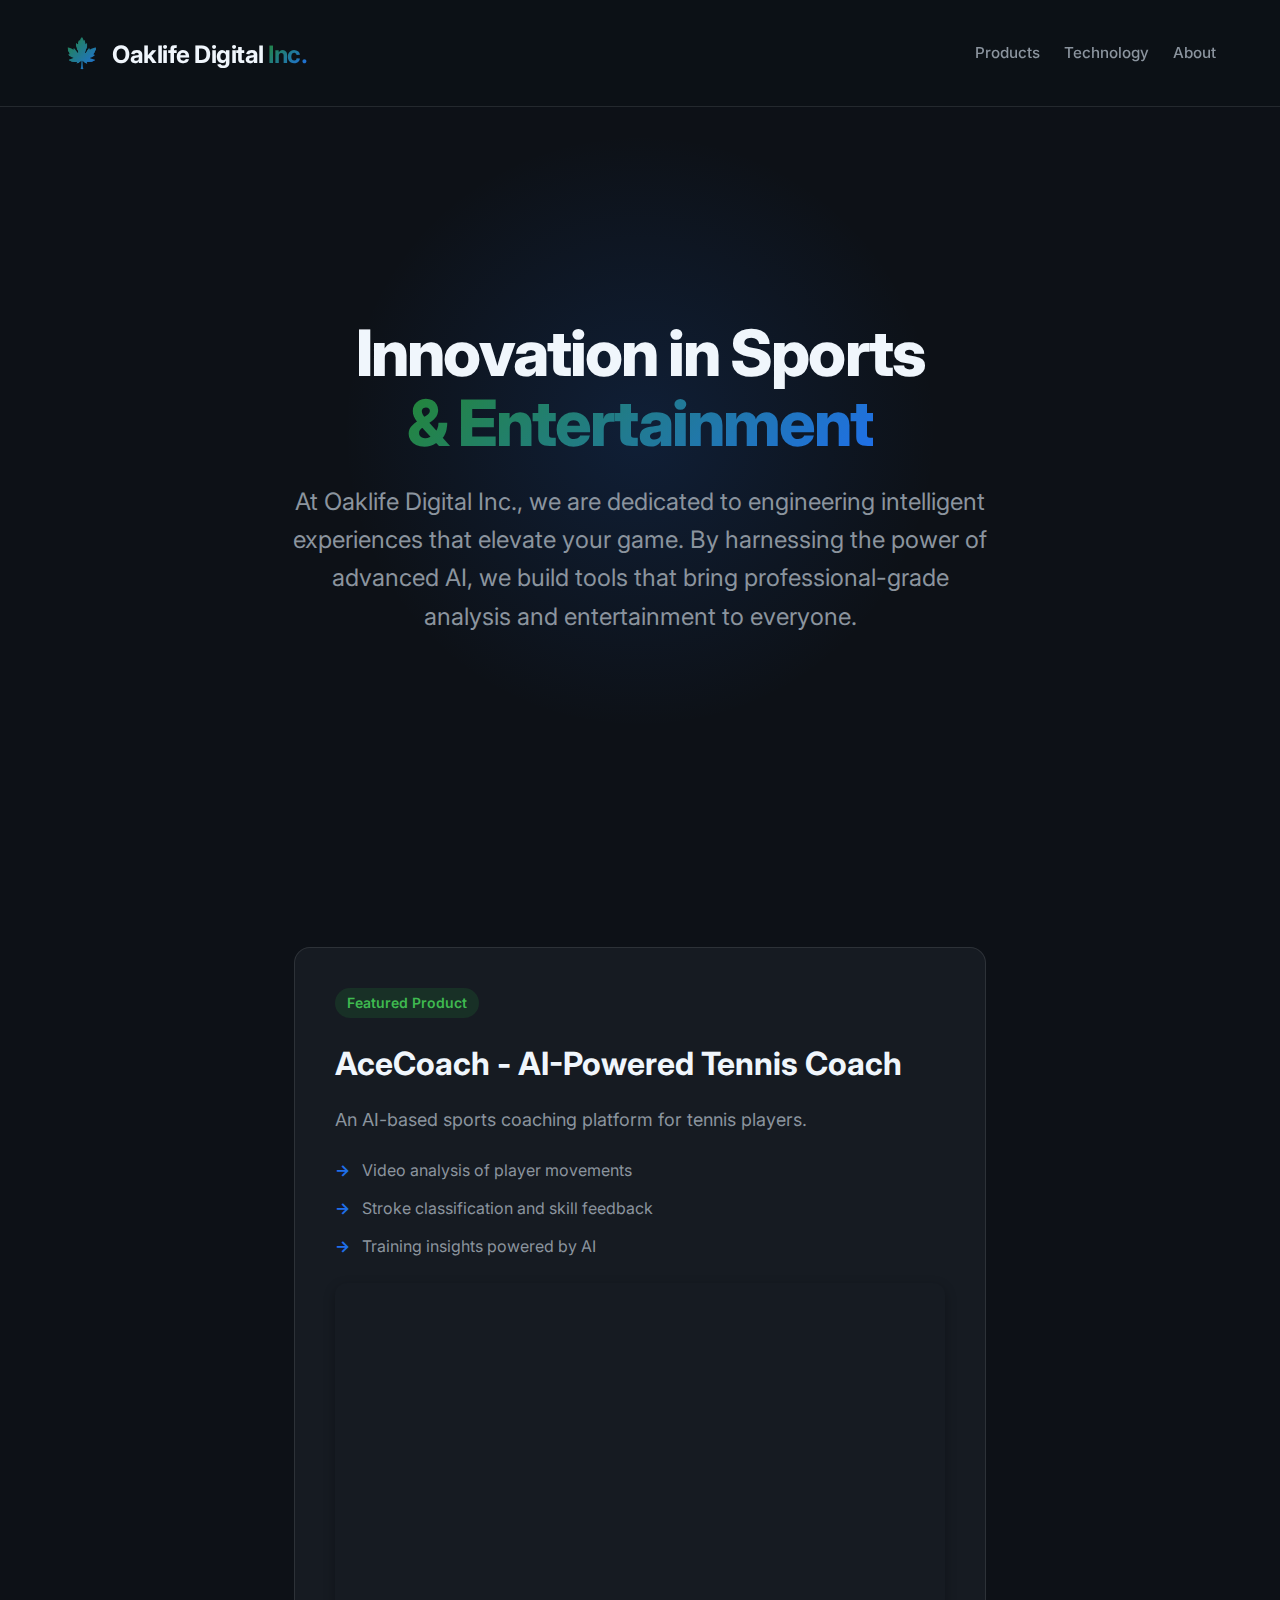
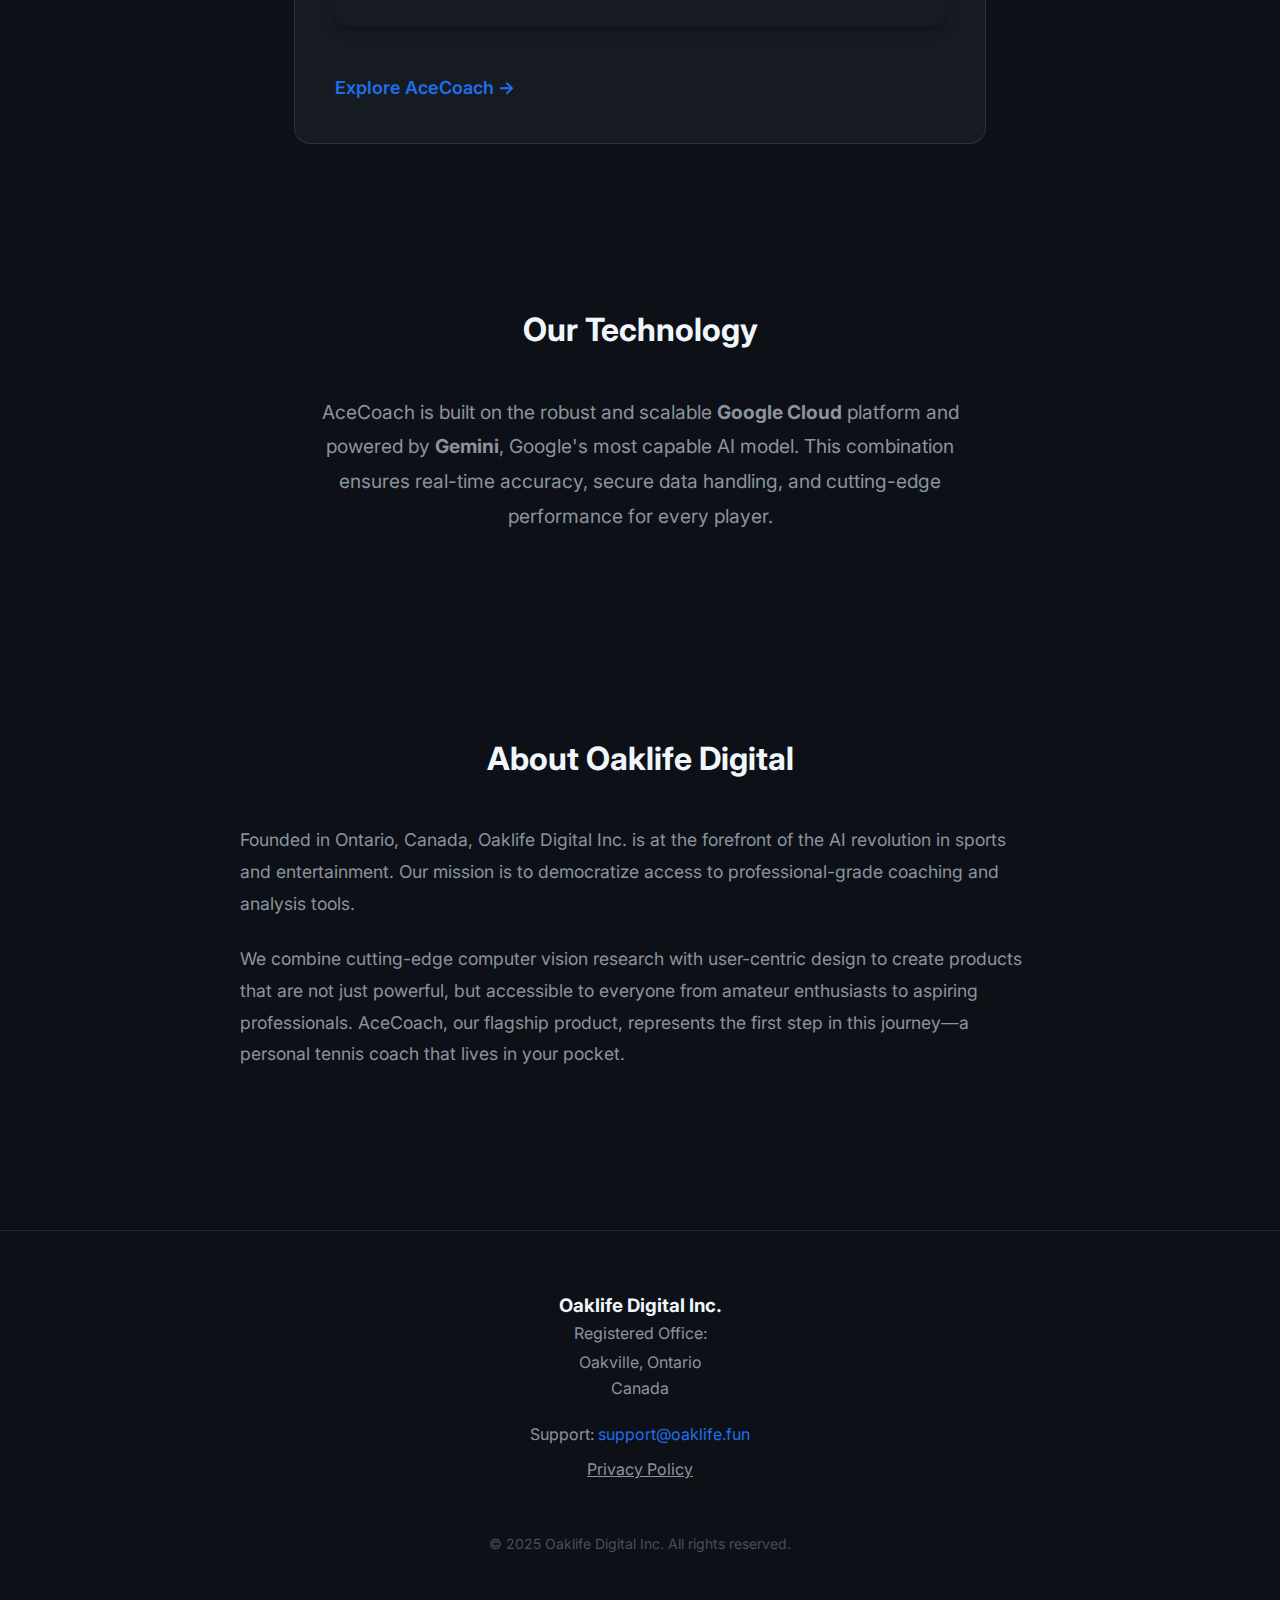
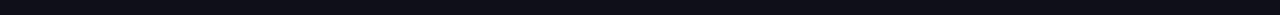
<file: index.html>
<!DOCTYPE html>
<html lang="en">

<head>
    <meta charset="UTF-8">
    <meta name="viewport" content="width=device-width, initial-scale=1.0">
    <meta name="description"
        content="Oaklife Digital Inc. - Innovation in Sports & Entertainment. We build intelligent applications that elevate your game.">
    <title>Oaklife Digital Inc.</title>
    <link rel="icon"
        href="data:image/svg+xml,<svg xmlns=%22http://www.w3.org/2000/svg%22 viewBox=%220 0 100 100%22><text y=%22.9em%22 font-size=%2290%22>🍁</text></svg>">
    <link rel="stylesheet" href="index.css">
    <!-- Using Google Fonts -->
    <link rel="preconnect" href="https://fonts.googleapis.com">
    <link rel="preconnect" href="https://fonts.gstatic.com" crossorigin>
    <link href="https://fonts.googleapis.com/css2?family=Inter:wght@400;500;600;700;800&display=swap" rel="stylesheet">
</head>

<body>
    <header>
        <div class="container navbar">
            <div class="brand">
                <span
                    style="margin-right: 8px; font-size: 1.8rem; background: var(--accent-gradient); -webkit-background-clip: text; background-clip: text; -webkit-text-fill-color: transparent;">🍁</span>
                Oaklife Digital <span>Inc.</span>
            </div>
            <nav class="nav-links">
                <a href="#products">Products</a>
                <a href="#technology">Technology</a>
                <a href="#about">About</a>
            </nav>
        </div>
    </header>

    <main>
        <section class="hero">
            <div class="container">
                <h1>Innovation in Sports<br><span class="gradient-text">& Entertainment</span></h1>
                <p>At Oaklife Digital Inc., we are dedicated to engineering intelligent experiences that elevate your
                    game. By harnessing the power of advanced AI, we build tools that bring professional-grade analysis
                    and entertainment to everyone.</p>
            </div>
        </section>

        <section class="section" id="products">
            <div class="container">
                <div class="products-grid">
                    <div class="product-card">
                        <span class="tag">Featured Product</span>
                        <h3>AceCoach - AI-Powered Tennis Coach</h3>
                        <p>An AI-based sports coaching platform for tennis players.</p>
                        <ul class="product-features">
                            <li>Video analysis of player movements</li>
                            <li>Stroke classification and skill feedback</li>
                            <li>Training insights powered by AI</li>
                        </ul>
                        <div class="video-container"
                            style="margin: 24px 0; border-radius: 12px; overflow: hidden; box-shadow: 0 4px 12px rgba(0,0,0,0.3); aspect-ratio: 16/9;">
                            <iframe width="100%" height="100%" src="https://www.youtube.com/embed/piiD7OYORn4"
                                title="AceCoach Demo" frameborder="0"
                                allow="accelerometer; autoplay; clipboard-write; encrypted-media; gyroscope; picture-in-picture"
                                allowfullscreen></iframe>
                        </div>
                        <a href="tennis.html" class="product-link">Explore AceCoach →</a>
                    </div>
                </div>
            </div>
        </section>

        <section class="section" id="technology">
            <div class="container">
                <h2 style="text-align: center; margin-bottom: 40px; font-size: 2rem;">Our Technology</h2>
                <p
                    style="text-align: center; margin-bottom: 40px; color: var(--text-secondary); max-width: 700px; margin-left: auto; margin-right: auto; font-size: 1.2rem; line-height: 1.8;">
                    AceCoach is built on the robust and scalable <strong>Google Cloud</strong> platform and powered by
                    <strong>Gemini</strong>, Google's most capable AI model. This combination ensures real-time
                    accuracy, secure data handling, and cutting-edge performance for every player.
                </p>
            </div>
        </section>

        <section class="section" id="about">
            <div class="container">
                <h2 style="text-align: center; margin-bottom: 40px; font-size: 2rem;">About Oaklife Digital</h2>
                <div
                    style="max-width: 800px; margin: 0 auto; color: var(--text-secondary); font-size: 1.1rem; line-height: 1.8;">
                    <p style="margin-bottom: 24px;">
                        Founded in Ontario, Canada, Oaklife Digital Inc. is at the forefront of the AI revolution in
                        sports and entertainment. Our mission is to democratize access to professional-grade coaching
                        and analysis tools.
                    </p>
                    <p>
                        We combine cutting-edge computer vision research with user-centric design to create products
                        that are not just powerful, but accessible to everyone from amateur enthusiasts to aspiring
                        professionals. AceCoach, our flagship product, represents the first step in this journey—a
                        personal tennis coach that lives in your pocket.
                    </p>
                </div>
            </div>
        </section>
    </main>

    <footer>
        <div class="container footer-content">
            <div class="footer-info">
                <h3>Oaklife Digital Inc.</h3>
                <p style="margin-bottom: 4px;">Registered Office:</p>
                <p>Oakville, Ontario<br>Canada</p>
                <div style="margin-top: 20px;">
                    <p>Support: <a href="mailto:support@oaklife.fun"
                            style="color: var(--accent-secondary);">support@oaklife.fun</a></p>
                    <p><a href="privacy.html" style="text-decoration: underline;">Privacy Policy</a></p>
                </div>
            </div>
            <div class="copyright">
                &copy; 2025 Oaklife Digital Inc. All rights reserved.
            </div>
        </div>
    </footer>
</body>

</html>
</file>
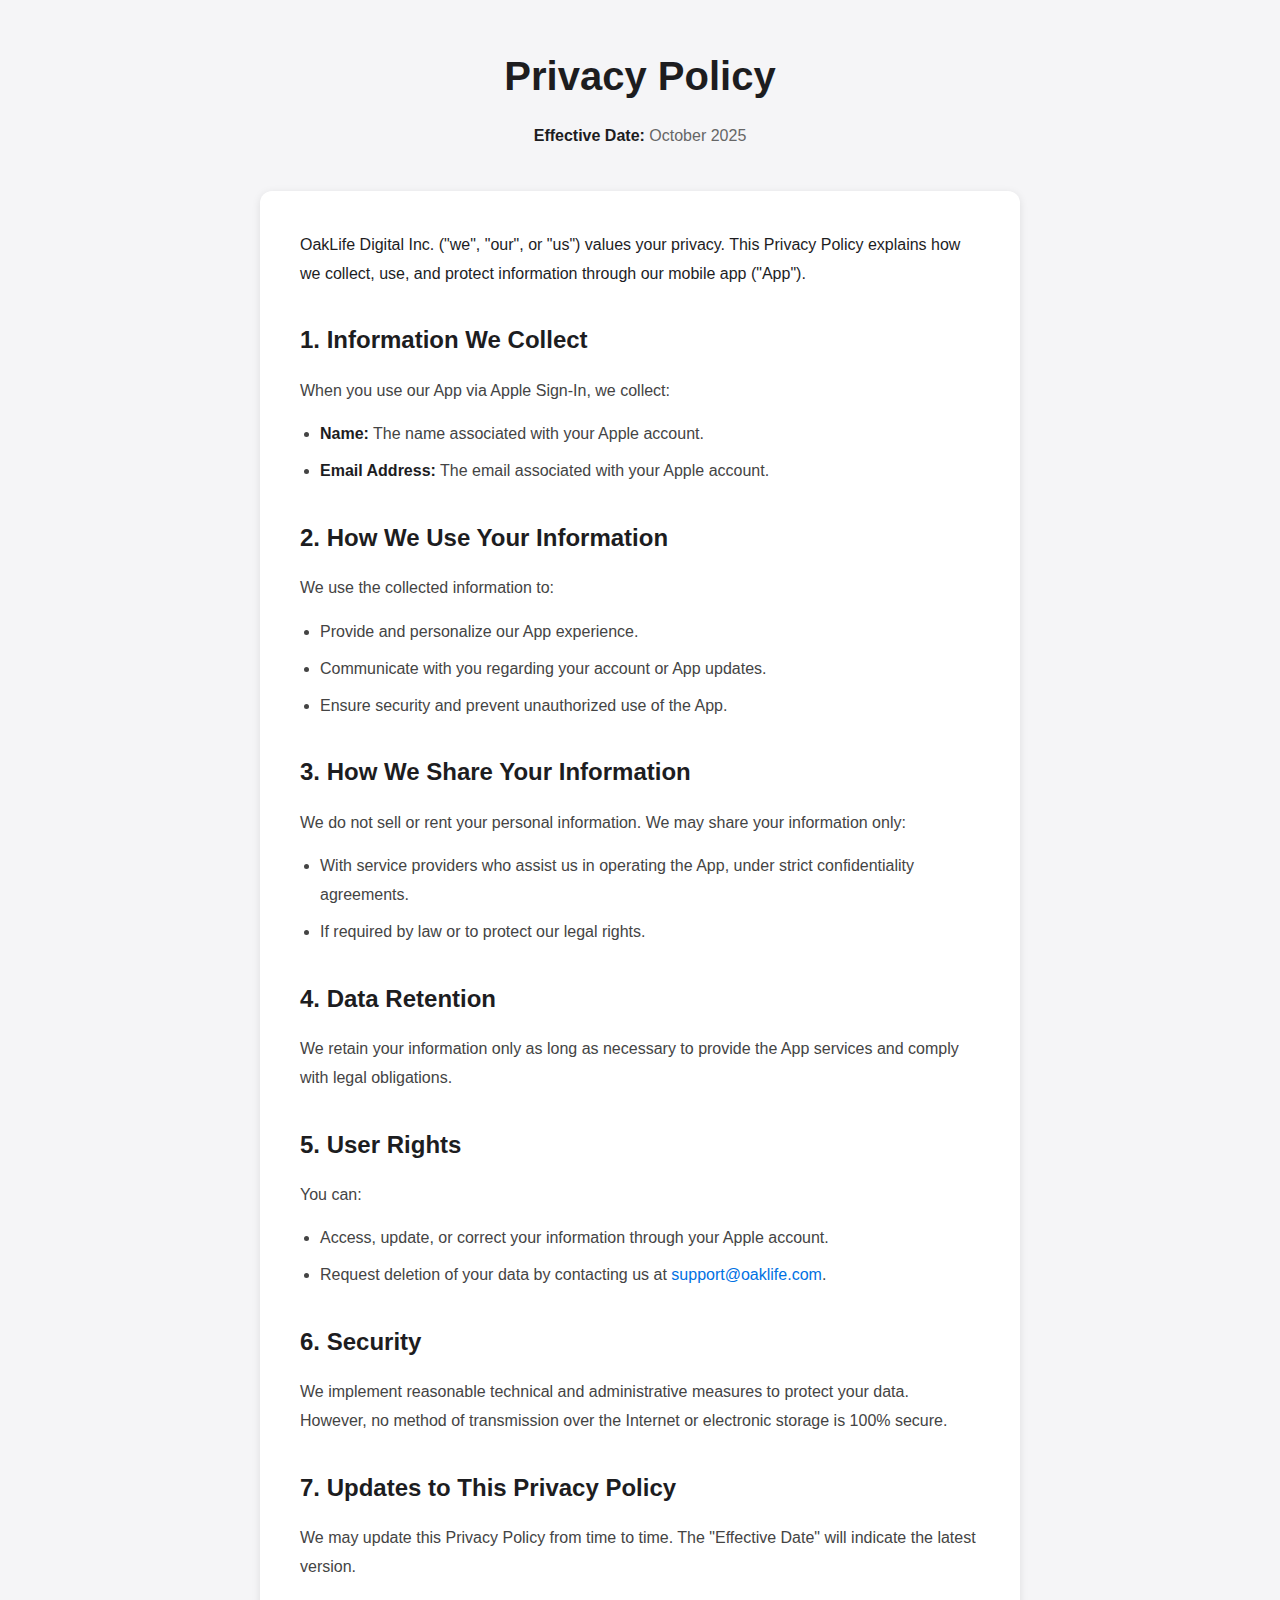
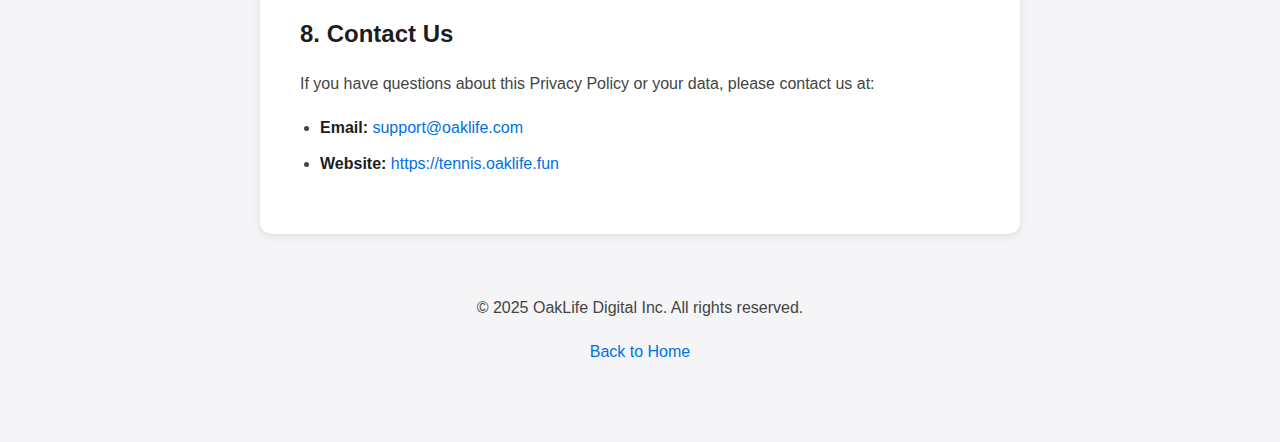
<file: privacy.html>
<!DOCTYPE html>
<html lang="en">
<head>
    <meta charset="UTF-8">
    <meta name="viewport" content="width=device-width, initial-scale=1.0">
    <meta name="description" content="Privacy Policy for OakLife Digital Inc.">
    <title>Privacy Policy - OakLife Digital Inc.</title>
    <style>
        * {
            margin: 0;
            padding: 0;
            box-sizing: border-box;
        }

        body {
            font-family: -apple-system, BlinkMacSystemFont, 'Segoe UI', Roboto, Oxygen, Ubuntu, Cantarell, sans-serif;
            line-height: 1.8;
            color: #333;
            background: #f5f5f7;
        }

        .container {
            max-width: 800px;
            margin: 0 auto;
            padding: 40px 20px;
        }

        header {
            text-align: center;
            margin-bottom: 40px;
        }

        h1 {
            color: #1d1d1f;
            font-size: 2.5rem;
            margin-bottom: 10px;
            font-weight: 700;
        }

        .effective-date {
            color: #666;
            font-size: 1rem;
            margin-bottom: 20px;
        }

        .content {
            background: white;
            border-radius: 12px;
            padding: 40px;
            box-shadow: 0 2px 8px rgba(0, 0, 0, 0.1);
        }

        .intro {
            margin-bottom: 30px;
            color: #1d1d1f;
        }

        h2 {
            color: #1d1d1f;
            font-size: 1.5rem;
            margin-top: 30px;
            margin-bottom: 15px;
            font-weight: 600;
        }

        p {
            margin-bottom: 15px;
            color: #444;
        }

        ul {
            margin-left: 20px;
            margin-bottom: 15px;
        }

        li {
            margin-bottom: 8px;
            color: #444;
        }

        strong {
            color: #1d1d1f;
        }

        a {
            color: #0071e3;
            text-decoration: none;
        }

        a:hover {
            text-decoration: underline;
        }

        footer {
            text-align: center;
            margin-top: 40px;
            padding: 20px;
            color: #666;
        }

        footer a {
            color: #0071e3;
        }

        @media (max-width: 768px) {
            h1 {
                font-size: 2rem;
            }

            .content {
                padding: 30px 20px;
            }
        }
    </style>
</head>
<body>
    <div class="container">
        <header>
            <h1>Privacy Policy</h1>
            <p class="effective-date"><strong>Effective Date:</strong> October 2025</p>
        </header>

        <div class="content">
            <p class="intro">
                OakLife Digital Inc. ("we", "our", or "us") values your privacy. This Privacy Policy explains how we collect, use, and protect information through our mobile app ("App").
            </p>

            <h2>1. Information We Collect</h2>
            <p>When you use our App via Apple Sign-In, we collect:</p>
            <ul>
                <li><strong>Name:</strong> The name associated with your Apple account.</li>
                <li><strong>Email Address:</strong> The email associated with your Apple account.</li>
            </ul>

            <h2>2. How We Use Your Information</h2>
            <p>We use the collected information to:</p>
            <ul>
                <li>Provide and personalize our App experience.</li>
                <li>Communicate with you regarding your account or App updates.</li>
                <li>Ensure security and prevent unauthorized use of the App.</li>
            </ul>

            <h2>3. How We Share Your Information</h2>
            <p>We do not sell or rent your personal information. We may share your information only:</p>
            <ul>
                <li>With service providers who assist us in operating the App, under strict confidentiality agreements.</li>
                <li>If required by law or to protect our legal rights.</li>
            </ul>

            <h2>4. Data Retention</h2>
            <p>We retain your information only as long as necessary to provide the App services and comply with legal obligations.</p>

            <h2>5. User Rights</h2>
            <p>You can:</p>
            <ul>
                <li>Access, update, or correct your information through your Apple account.</li>
                <li>Request deletion of your data by contacting us at <a href="mailto:support@oaklife.com">support@oaklife.com</a>.</li>
            </ul>

            <h2>6. Security</h2>
            <p>We implement reasonable technical and administrative measures to protect your data. However, no method of transmission over the Internet or electronic storage is 100% secure.</p>

            <h2>7. Updates to This Privacy Policy</h2>
            <p>We may update this Privacy Policy from time to time. The "Effective Date" will indicate the latest version.</p>

            <h2>8. Contact Us</h2>
            <p>If you have questions about this Privacy Policy or your data, please contact us at:</p>
            <ul>
                <li><strong>Email:</strong> <a href="mailto:support@oaklife.com">support@oaklife.com</a></li>
                <li><strong>Website:</strong> <a href="https://tennis.oaklife.fun">https://tennis.oaklife.fun</a></li>
            </ul>
        </div>

        <footer>
            <p>&copy; 2025 OakLife Digital Inc. All rights reserved.</p>
            <p style="margin-top: 10px;">
                <a href="index.html">Back to Home</a>
            </p>
        </footer>
    </div>
</body>
</html>
</file>
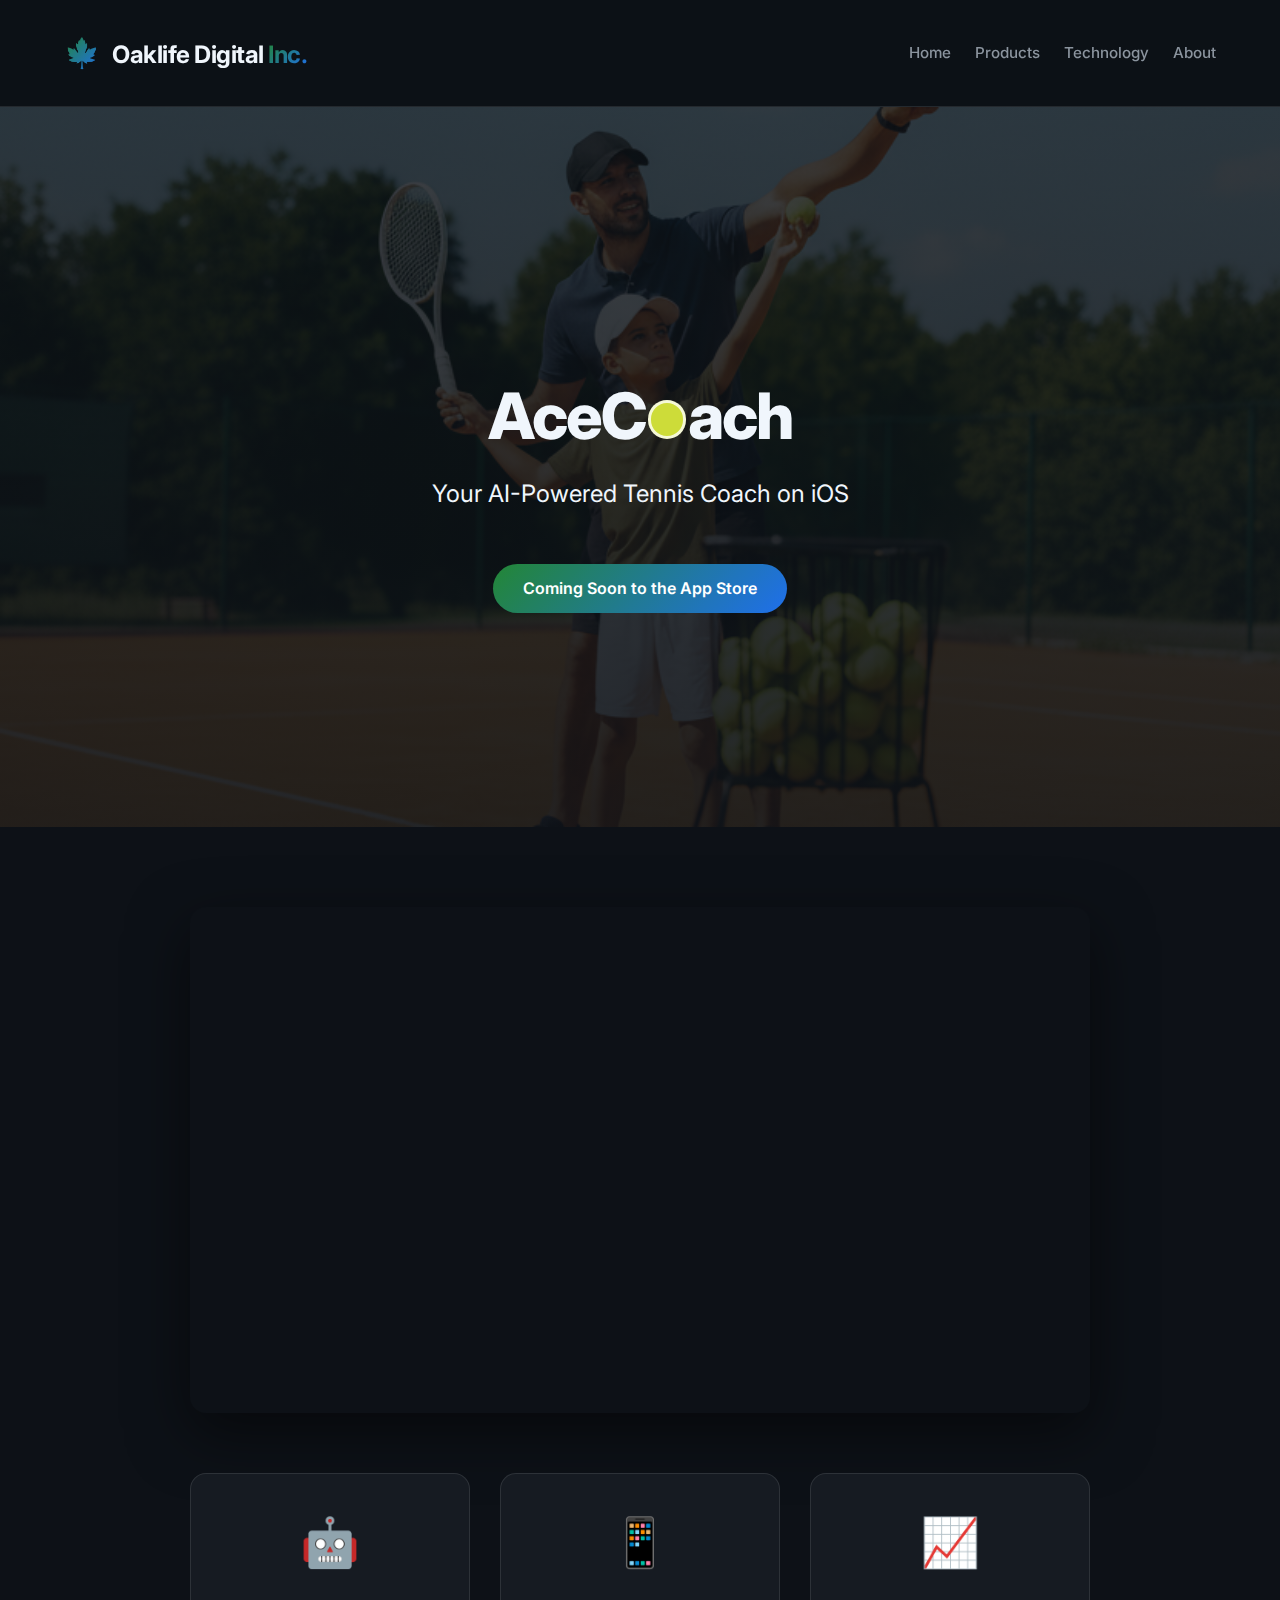
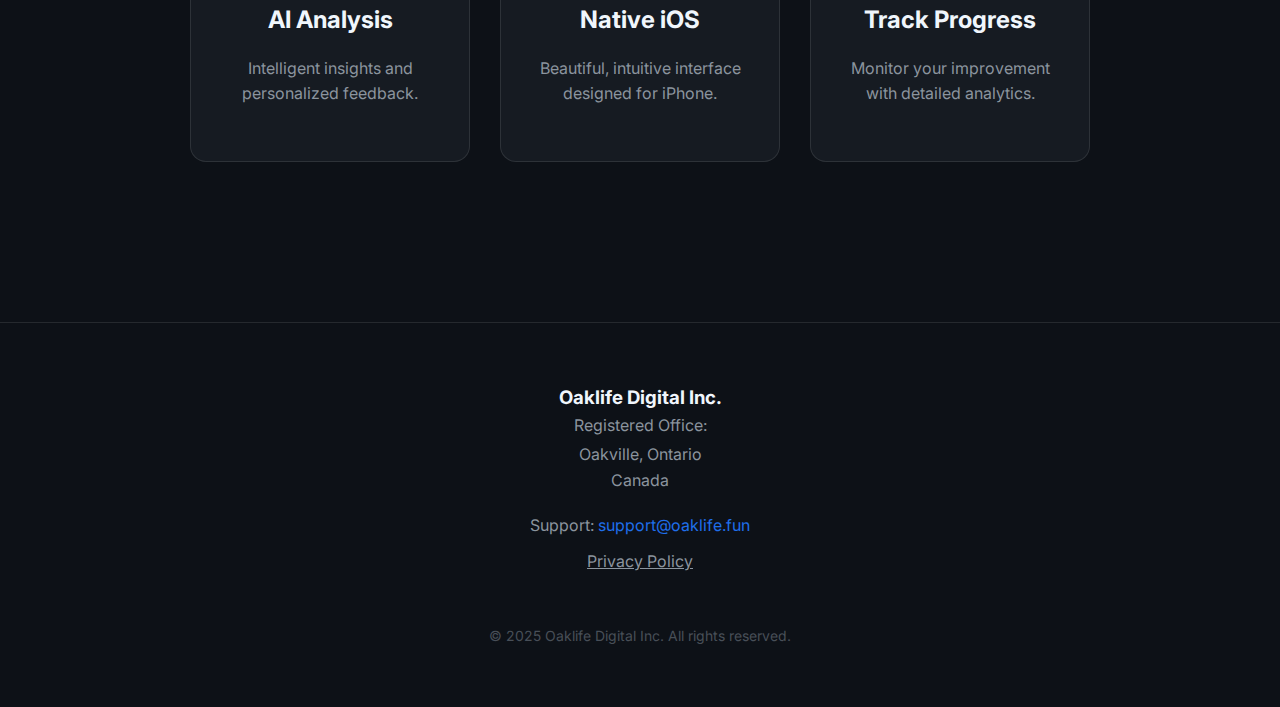
<file: tennis.html>
<!DOCTYPE html>
<html lang="en">

<head>
    <meta charset="UTF-8">
    <meta name="viewport" content="width=device-width, initial-scale=1.0">
    <meta name="description"
        content="AceCoach - AI-Powered Tennis Coach on iOS. Improve your game with personalized coaching powered by advanced artificial intelligence.">
    <title>AceCoach - AI-Powered Tennis Coach</title>
    <link rel="icon"
        href="data:image/svg+xml,<svg xmlns=%22http://www.w3.org/2000/svg%22 viewBox=%220 0 100 100%22><text y=%22.9em%22 font-size=%2290%22>🍁</text></svg>">
    <link rel="stylesheet" href="index.css">
    <!-- Using Google Fonts -->
    <link rel="preconnect" href="https://fonts.googleapis.com">
    <link rel="preconnect" href="https://fonts.gstatic.com" crossorigin>
    <link href="https://fonts.googleapis.com/css2?family=Inter:wght@400;500;600;700;800&display=swap" rel="stylesheet">
</head>

<body>
    <header>
        <div class="container navbar">
            <div class="brand">
                <span
                    style="margin-right: 8px; font-size: 1.8rem; background: var(--accent-gradient); -webkit-background-clip: text; background-clip: text; -webkit-text-fill-color: transparent;">🍁</span>
                Oaklife Digital <span>Inc.</span>
            </div>
            <nav class="nav-links">
                <a href="index.html">Home</a>
                <a href="index.html#products">Products</a>
                <a href="index.html#technology">Technology</a>
                <a href="index.html#about">About</a>
            </nav>
        </div>
    </header>

    <main>
        <section class="hero hero-bg">
            <div class="container">
                <h1>AceC<span
                        style="display:inline-block; width:0.6em; height:0.6em; background:#cddc39; border-radius:50%; margin:0 2px; border:3px solid rgba(255,255,255,0.8);"></span>ach
                </h1>
                <p class="tagline" style="font-size: 1.5rem; color: var(--text-primary); margin-bottom: 30px;">Your
                    AI-Powered Tennis Coach on iOS</p>
                <div class="coming-soon"
                    style="display: inline-block; background: var(--accent-gradient); color: white; padding: 12px 30px; border-radius: 50px; font-weight: 600; margin-top: 20px;">
                    Coming Soon to the App Store
                </div>
            </div>
        </section>

        <section class="section">
            <div class="container">
                <div style="max-width: 900px; margin: 0 auto;">
                    <div class="video-container"
                        style="margin-bottom: 60px; border-radius: 16px; overflow: hidden; box-shadow: 0 20px 60px rgba(0,0,0,0.5); aspect-ratio: 16/9;">
                        <iframe width="100%" height="100%" src="https://www.youtube.com/embed/piiD7OYORn4"
                            title="AceCoach Demo" frameborder="0"
                            allow="accelerometer; autoplay; clipboard-write; encrypted-media; gyroscope; picture-in-picture"
                            allowfullscreen></iframe>
                    </div>

                    <div class="products-grid"
                        style="grid-template-columns: repeat(3, 1fr); gap: 30px; margin-top: 0; width: 100%;">
                        <div class="product-card" style="text-align: center; padding: 30px;">
                            <div style="font-size: 3rem; margin-bottom: 20px;">🤖</div>
                            <h3 style="font-size: 1.5rem;">AI Analysis</h3>
                            <p style="font-size: 1rem;">Intelligent insights and personalized feedback.</p>
                        </div>
                        <div class="product-card" style="text-align: center; padding: 30px;">
                            <div style="font-size: 3rem; margin-bottom: 20px;">📱</div>
                            <h3 style="font-size: 1.5rem;">Native iOS</h3>
                            <p style="font-size: 1rem;">Beautiful, intuitive interface designed for iPhone.</p>
                        </div>
                        <div class="product-card" style="text-align: center; padding: 30px;">
                            <div style="font-size: 3rem; margin-bottom: 20px;">📈</div>
                            <h3 style="font-size: 1.5rem;">Track Progress</h3>
                            <p style="font-size: 1rem;">Monitor your improvement with detailed analytics.</p>
                        </div>
                    </div>
                </div>
            </div>
        </section>
    </main>

    <footer>
        <div class="container footer-content">
            <div class="footer-info">
                <h3>Oaklife Digital Inc.</h3>
                <p style="margin-bottom: 4px;">Registered Office:</p>
                <p>Oakville, Ontario<br>Canada</p>
                <div style="margin-top: 20px;">
                    <p>Support: <a href="mailto:support@oaklife.fun"
                            style="color: var(--accent-secondary);">support@oaklife.fun</a></p>
                    <p><a href="privacy.html" style="text-decoration: underline;">Privacy Policy</a></p>
                </div>
            </div>
            <div class="copyright">
                &copy; 2025 Oaklife Digital Inc. All rights reserved.
            </div>
        </div>
    </footer>
</body>

</html>
</file>
<file: index.css>
/* Oaklife Digital Inc. - Modern Corporate Design */
:root {
    --bg-color: #0d1117;
    --card-bg: #161b22;
    --text-primary: #f0f6fc;
    --text-secondary: #8b949e;
    --accent-primary: #238636;
    /* Green accent */
    --accent-secondary: #1f6feb;
    /* Blue accent */
    --accent-gradient: linear-gradient(135deg, #238636 0%, #1f6feb 100%);
    --font-heading: 'Inter', -apple-system, BlinkMacSystemFont, 'Segoe UI', Roboto, sans-serif;
    --font-body: 'Inter', -apple-system, BlinkMacSystemFont, 'Segoe UI', Roboto, sans-serif;
    --max-width: 1200px;
}

* {
    margin: 0;
    padding: 0;
    box-sizing: border-box;
}

body {
    background-color: var(--bg-color);
    color: var(--text-primary);
    font-family: var(--font-body);
    line-height: 1.6;
    overflow-x: hidden;
    -webkit-font-smoothing: antialiased;
}

a {
    text-decoration: none;
    color: inherit;
    transition: color 0.2s ease;
}

ul {
    list-style: none;
}

/* Layout Utilities */
.container {
    max-width: var(--max-width);
    margin: 0 auto;
    padding: 0 24px;
}

.section {
    padding: 80px 0;
}

/* Header */
header {
    padding: 30px 0;
    background: rgba(13, 17, 23, 0.8);
    backdrop-filter: blur(10px);
    position: sticky;
    top: 0;
    z-index: 100;
    border-bottom: 1px solid rgba(255, 255, 255, 0.1);
}

.navbar {
    display: flex;
    justify-content: space-between;
    align-items: center;
}

.nav-links {
    display: flex;
    gap: 24px;
}

.nav-links a {
    color: var(--text-secondary);
    font-size: 0.95rem;
    font-weight: 500;
}

.nav-links a:hover {
    color: var(--text-primary);
}

.brand {
    font-family: var(--font-heading);
    font-size: 1.5rem;
    font-weight: 700;
    color: var(--text-primary);
    letter-spacing: -0.02em;
}

.brand span {
    background: var(--accent-gradient);
    -webkit-background-clip: text;
    -webkit-text-fill-color: transparent;
}

/* Hero Section */
.hero {
    min-height: 80vh;
    display: flex;
    align-items: center;
    justify-content: center;
    text-align: center;
    position: relative;
    padding-top: 60px;
    /* Offset for header */
}

/* Background glow effect */
.hero::before {
    content: '';
    position: absolute;
    top: 20%;
    left: 50%;
    transform: translate(-50%, -20%);
    width: 600px;
    height: 600px;
    background: radial-gradient(circle, rgba(31, 111, 235, 0.15) 0%, rgba(13, 17, 23, 0) 70%);
    z-index: -1;
    pointer-events: none;
}

.hero h1 {
    font-size: 4rem;
    /* Big impact */
    font-weight: 800;
    line-height: 1.1;
    margin-bottom: 24px;
    letter-spacing: -0.03em;
}

.hero-bg {
    background-image: linear-gradient(rgba(13, 17, 23, 0.8), rgba(13, 17, 23, 0.9)), url('tennis_background.png');
    background-size: cover;
    background-position: center;
}

.hero .gradient-text {
    background: var(--accent-gradient);
    -webkit-background-clip: text;
    -webkit-text-fill-color: transparent;
}

.hero p {
    font-size: 1.5rem;
    color: var(--text-secondary);
    max-width: 700px;
    margin: 0 auto 40px;
}

/* Products Section */
.products-grid {
    display: grid;
    grid-template-columns: 1fr;
    gap: 40px;
    margin-top: 40px;
    width: 60%;
    margin-left: auto;
    margin-right: auto
}

.product-card {
    background: var(--card-bg);
    border: 1px solid rgba(255, 255, 255, 0.1);
    border-radius: 16px;
    padding: 40px;
    transition: transform 0.3s ease, box-shadow 0.3s ease, border-color 0.3s ease;
    text-align: left;
}

.product-card:hover {
    transform: translateY(-5px);
    border-color: rgba(31, 111, 235, 0.3);
    box-shadow: 0 20px 40px rgba(0, 0, 0, 0.4);
}

.product-card h3 {
    font-size: 2rem;
    margin-bottom: 16px;
    color: var(--text-primary);
}

.product-card .tag {
    display: inline-block;
    background: rgba(35, 134, 54, 0.2);
    color: #3fb950;
    padding: 4px 12px;
    border-radius: 20px;
    font-size: 0.875rem;
    font-weight: 600;
    margin-bottom: 20px;
}

.product-card p {
    color: var(--text-secondary);
    margin-bottom: 24px;
    font-size: 1.125rem;
}

.product-features li {
    display: flex;
    align-items: center;
    color: var(--text-secondary);
    margin-bottom: 12px;
}

.product-features li::before {
    content: '→';
    color: var(--accent-secondary);
    margin-right: 12px;
    font-weight: bold;
}

.product-link {
    display: inline-block;
    margin-top: 24px;
    color: var(--accent-secondary);
    font-weight: 600;
    font-size: 1.125rem;
}

.product-link:hover {
    text-decoration: underline;
}

/* Technology Section */
.tech-grid {
    display: grid;
    grid-template-columns: repeat(auto-fit, minmax(200px, 1fr));
    gap: 24px;
    margin-top: 40px;
}

.tech-item {
    background: rgba(255, 255, 255, 0.03);
    border: 1px solid rgba(255, 255, 255, 0.05);
    border-radius: 12px;
    padding: 24px;
    text-align: center;
    transition: background 0.2s ease;
}

.tech-item:hover {
    background: rgba(255, 255, 255, 0.06);
}

.tech-item h4 {
    color: var(--text-primary);
    font-size: 1.1rem;
    font-weight: 500;
}

/* Footer & Company Info */
footer {
    border-top: 1px solid rgba(255, 255, 255, 0.1);
    padding: 60px 0;
    margin-top: 80px;
}

.footer-content {
    display: flex;
    flex-direction: column;
    align-items: center;
    text-align: center;
}

.footer-info p {
    color: var(--text-secondary);
    margin-bottom: 10px;
}

.copyright {
    margin-top: 40px;
    font-size: 0.875rem;
    color: #484f58;
}

/* Responsive */
@media (max-width: 768px) {
    .hero h1 {
        font-size: 2.5rem;
    }

    .hero p {
        font-size: 1.125rem;
    }

    .products-grid {
        width: 100%;
        grid-template-columns: 1fr;
    }

    .section {
        padding: 60px 0;
    }
}
</file>
